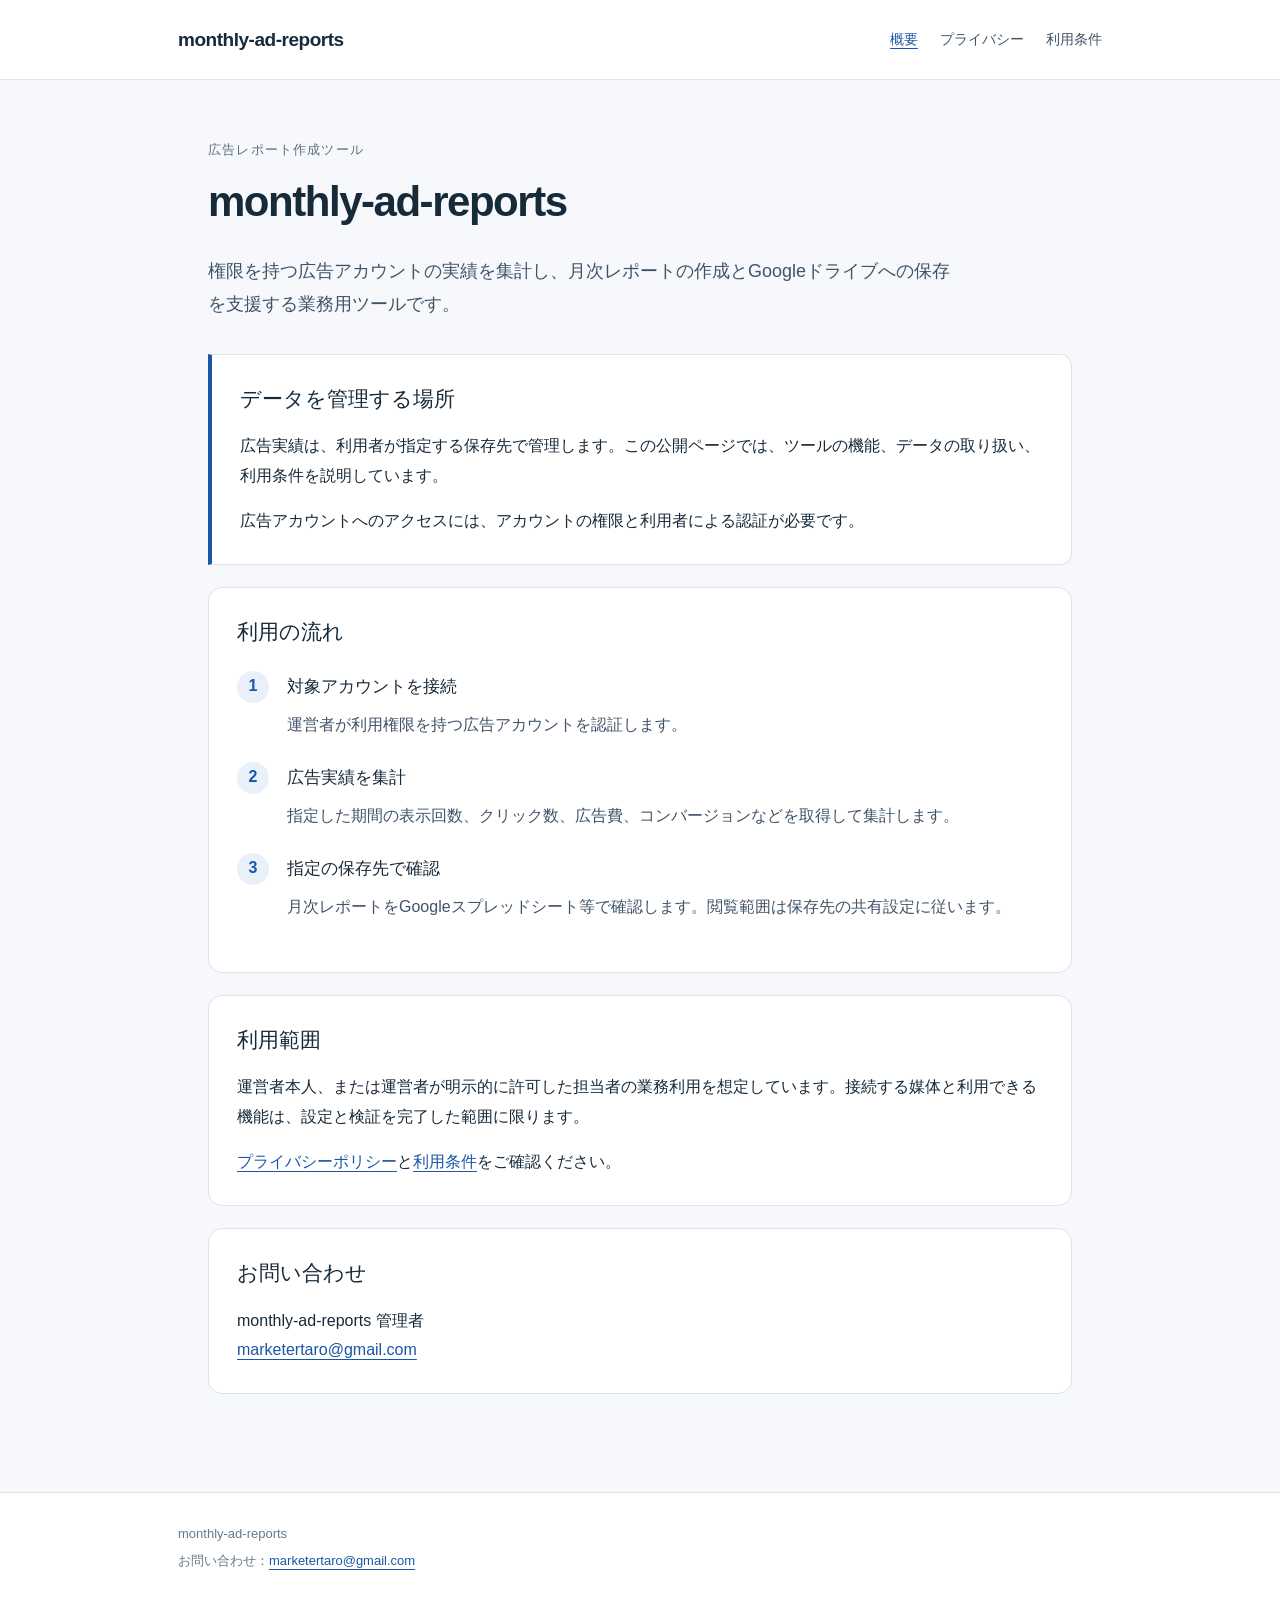
<file: index.html>
<!doctype html>
<html lang="ja"><head><meta charset="utf-8"><meta name="viewport" content="width=device-width,initial-scale=1"><meta name="description" content="monthly-ad-reportsの機能説明、データの取り扱い、利用条件。"><title>概要 | monthly-ad-reports</title><link rel="stylesheet" href="./styles.css"><link rel="icon" href="data:image/svg+xml,%3Csvg xmlns='http://www.w3.org/2000/svg' viewBox='0 0 32 32'%3E%3Crect width='32' height='32' rx='7' fill='%231956a6'/%3E%3Ctext x='16' y='23' text-anchor='middle' fill='white' font-family='sans-serif' font-size='22'%3EM%3C/text%3E%3C/svg%3E"></head>
<body><header><nav class="nav" aria-label="メインメニュー"><a class="brand" href="./index.html">monthly-ad-reports</a><div class="links"><a href="./index.html" aria-current="page">概要</a><a href="./privacy.html">プライバシー</a><a href="./terms.html">利用条件</a></div></nav></header><main><p class="eyebrow">広告レポート作成ツール</p><h1>monthly-ad-reports</h1><p class="lead">権限を持つ広告アカウントの実績を集計し、月次レポートの作成とGoogleドライブへの保存を支援する業務用ツールです。</p>
<section class="panel scope"><h2>データを管理する場所</h2><p>広告実績は、利用者が指定する保存先で管理します。この公開ページでは、ツールの機能、データの取り扱い、利用条件を説明しています。</p><p>広告アカウントへのアクセスには、アカウントの権限と利用者による認証が必要です。</p></section>
<section class="panel"><h2>利用の流れ</h2><ol class="steps"><li><div><h3>対象アカウントを接続</h3><p>運営者が利用権限を持つ広告アカウントを認証します。</p></div></li><li><div><h3>広告実績を集計</h3><p>指定した期間の表示回数、クリック数、広告費、コンバージョンなどを取得して集計します。</p></div></li><li><div><h3>指定の保存先で確認</h3><p>月次レポートをGoogleスプレッドシート等で確認します。閲覧範囲は保存先の共有設定に従います。</p></div></li></ol></section>
<section class="panel"><h2>利用範囲</h2><p>運営者本人、または運営者が明示的に許可した担当者の業務利用を想定しています。接続する媒体と利用できる機能は、設定と検証を完了した範囲に限ります。</p><p><a href="./privacy.html">プライバシーポリシー</a>と<a href="./terms.html">利用条件</a>をご確認ください。</p></section>
<section class="panel contact"><h2>お問い合わせ</h2><p>monthly-ad-reports 管理者<br><a href="mailto:marketertaro@gmail.com">marketertaro@gmail.com</a></p></section></main><footer><div class="foot"><p>monthly-ad-reports</p><p>お問い合わせ：<a href="mailto:marketertaro@gmail.com">marketertaro@gmail.com</a></p></div></footer></body></html>
</file>
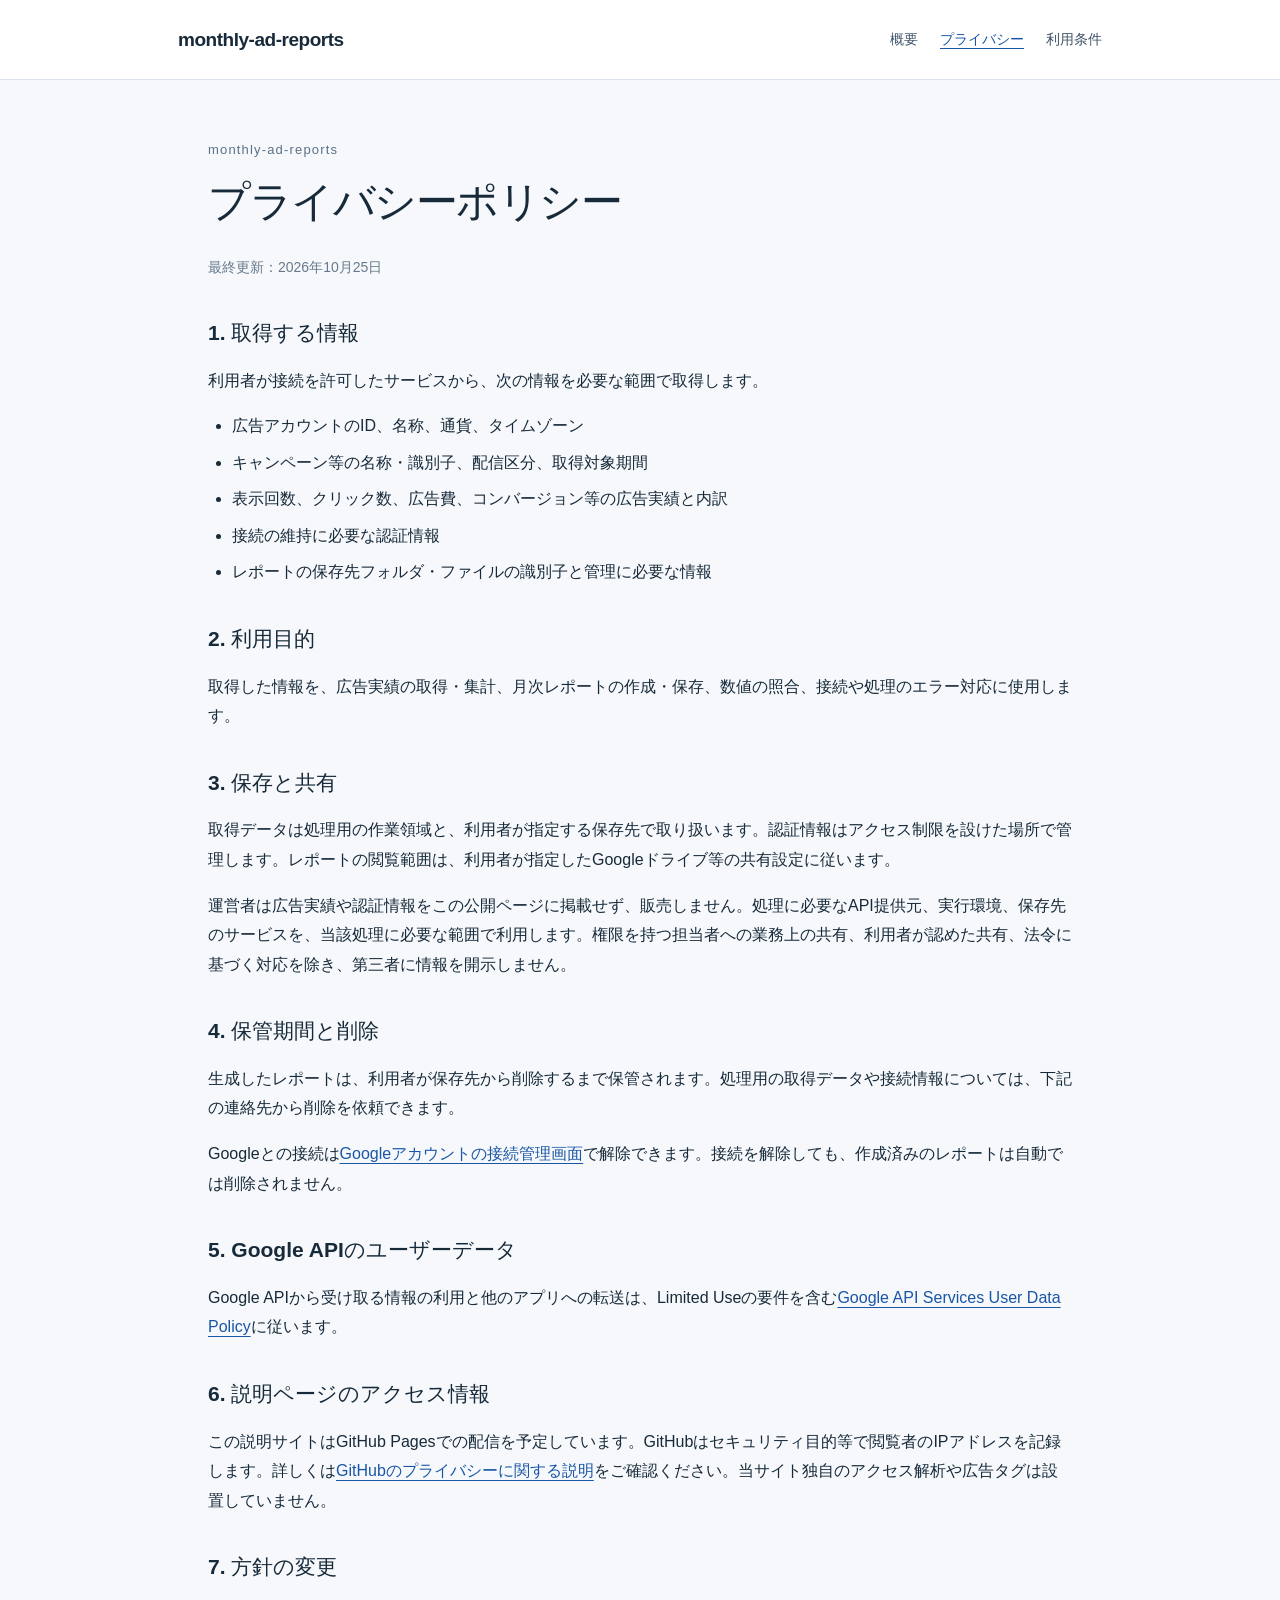
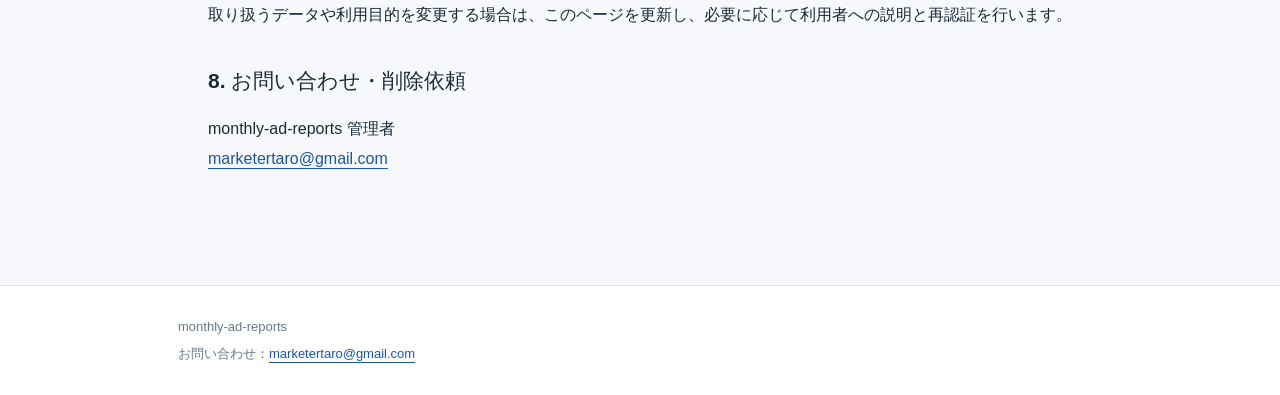
<file: privacy.html>
<!doctype html>
<html lang="ja"><head><meta charset="utf-8"><meta name="viewport" content="width=device-width,initial-scale=1"><meta name="description" content="monthly-ad-reportsの機能説明、データの取り扱い、利用条件。"><title>プライバシーポリシー | monthly-ad-reports</title><link rel="stylesheet" href="./styles.css"><link rel="icon" href="data:image/svg+xml,%3Csvg xmlns='http://www.w3.org/2000/svg' viewBox='0 0 32 32'%3E%3Crect width='32' height='32' rx='7' fill='%231956a6'/%3E%3Ctext x='16' y='23' text-anchor='middle' fill='white' font-family='sans-serif' font-size='22'%3EM%3C/text%3E%3C/svg%3E"></head>
<body><header><nav class="nav" aria-label="メインメニュー"><a class="brand" href="./index.html">monthly-ad-reports</a><div class="links"><a href="./index.html">概要</a><a href="./privacy.html" aria-current="page">プライバシー</a><a href="./terms.html">利用条件</a></div></nav></header><main><p class="eyebrow">monthly-ad-reports</p><h1>プライバシーポリシー</h1><p class="meta">最終更新：2026年10月25日</p><div class="policy">
<section><h2>1. 取得する情報</h2><p>利用者が接続を許可したサービスから、次の情報を必要な範囲で取得します。</p><ul><li>広告アカウントのID、名称、通貨、タイムゾーン</li><li>キャンペーン等の名称・識別子、配信区分、取得対象期間</li><li>表示回数、クリック数、広告費、コンバージョン等の広告実績と内訳</li><li>接続の維持に必要な認証情報</li><li>レポートの保存先フォルダ・ファイルの識別子と管理に必要な情報</li></ul></section>
<section><h2>2. 利用目的</h2><p>取得した情報を、広告実績の取得・集計、月次レポートの作成・保存、数値の照合、接続や処理のエラー対応に使用します。</p></section>
<section><h2>3. 保存と共有</h2><p>取得データは処理用の作業領域と、利用者が指定する保存先で取り扱います。認証情報はアクセス制限を設けた場所で管理します。レポートの閲覧範囲は、利用者が指定したGoogleドライブ等の共有設定に従います。</p><p>運営者は広告実績や認証情報をこの公開ページに掲載せず、販売しません。処理に必要なAPI提供元、実行環境、保存先のサービスを、当該処理に必要な範囲で利用します。権限を持つ担当者への業務上の共有、利用者が認めた共有、法令に基づく対応を除き、第三者に情報を開示しません。</p></section>
<section><h2>4. 保管期間と削除</h2><p>生成したレポートは、利用者が保存先から削除するまで保管されます。処理用の取得データや接続情報については、下記の連絡先から削除を依頼できます。</p><p>Googleとの接続は<a href="https://myaccount.google.com/permissions" rel="noopener noreferrer">Googleアカウントの接続管理画面</a>で解除できます。接続を解除しても、作成済みのレポートは自動では削除されません。</p></section>
<section><h2>5. Google APIのユーザーデータ</h2><p>Google APIから受け取る情報の利用と他のアプリへの転送は、Limited Useの要件を含む<a href="https://developers.google.com/terms/api-services-user-data-policy" rel="noopener noreferrer">Google API Services User Data Policy</a>に従います。</p></section>
<section><h2>6. 説明ページのアクセス情報</h2><p>この説明サイトはGitHub Pagesでの配信を予定しています。GitHubはセキュリティ目的等で閲覧者のIPアドレスを記録します。詳しくは<a href="https://docs.github.com/en/site-policy/privacy-policies/github-general-privacy-statement" rel="noopener noreferrer">GitHubのプライバシーに関する説明</a>をご確認ください。当サイト独自のアクセス解析や広告タグは設置していません。</p></section>
<section><h2>7. 方針の変更</h2><p>取り扱うデータや利用目的を変更する場合は、このページを更新し、必要に応じて利用者への説明と再認証を行います。</p></section>
<section class="contact"><h2>8. お問い合わせ・削除依頼</h2><p>monthly-ad-reports 管理者<br><a href="mailto:marketertaro@gmail.com">marketertaro@gmail.com</a></p></section></div></main><footer><div class="foot"><p>monthly-ad-reports</p><p>お問い合わせ：<a href="mailto:marketertaro@gmail.com">marketertaro@gmail.com</a></p></div></footer></body></html>
</file>
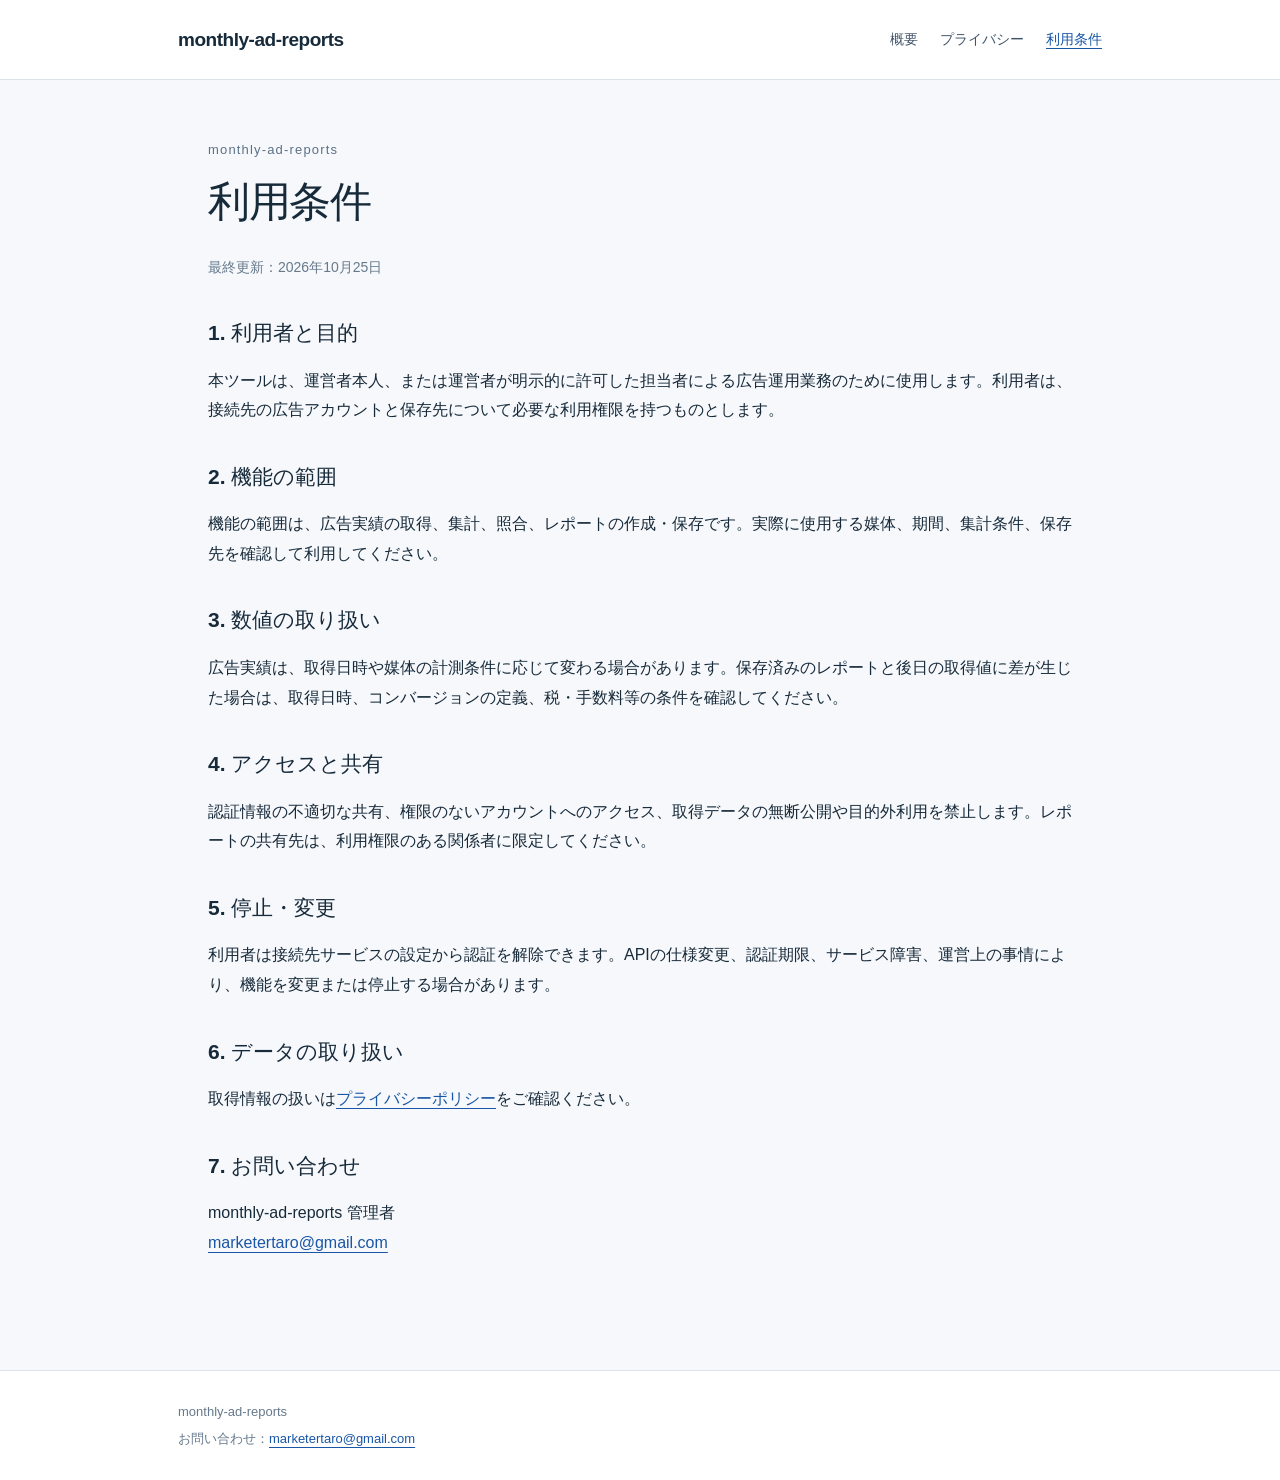
<file: terms.html>
<!doctype html>
<html lang="ja"><head><meta charset="utf-8"><meta name="viewport" content="width=device-width,initial-scale=1"><meta name="description" content="monthly-ad-reportsの機能説明、データの取り扱い、利用条件。"><title>利用条件 | monthly-ad-reports</title><link rel="stylesheet" href="./styles.css"><link rel="icon" href="data:image/svg+xml,%3Csvg xmlns='http://www.w3.org/2000/svg' viewBox='0 0 32 32'%3E%3Crect width='32' height='32' rx='7' fill='%231956a6'/%3E%3Ctext x='16' y='23' text-anchor='middle' fill='white' font-family='sans-serif' font-size='22'%3EM%3C/text%3E%3C/svg%3E"></head>
<body><header><nav class="nav" aria-label="メインメニュー"><a class="brand" href="./index.html">monthly-ad-reports</a><div class="links"><a href="./index.html">概要</a><a href="./privacy.html">プライバシー</a><a href="./terms.html" aria-current="page">利用条件</a></div></nav></header><main><p class="eyebrow">monthly-ad-reports</p><h1>利用条件</h1><p class="meta">最終更新：2026年10月25日</p><div class="policy">
<section><h2>1. 利用者と目的</h2><p>本ツールは、運営者本人、または運営者が明示的に許可した担当者による広告運用業務のために使用します。利用者は、接続先の広告アカウントと保存先について必要な利用権限を持つものとします。</p></section>
<section><h2>2. 機能の範囲</h2><p>機能の範囲は、広告実績の取得、集計、照合、レポートの作成・保存です。実際に使用する媒体、期間、集計条件、保存先を確認して利用してください。</p></section>
<section><h2>3. 数値の取り扱い</h2><p>広告実績は、取得日時や媒体の計測条件に応じて変わる場合があります。保存済みのレポートと後日の取得値に差が生じた場合は、取得日時、コンバージョンの定義、税・手数料等の条件を確認してください。</p></section>
<section><h2>4. アクセスと共有</h2><p>認証情報の不適切な共有、権限のないアカウントへのアクセス、取得データの無断公開や目的外利用を禁止します。レポートの共有先は、利用権限のある関係者に限定してください。</p></section>
<section><h2>5. 停止・変更</h2><p>利用者は接続先サービスの設定から認証を解除できます。APIの仕様変更、認証期限、サービス障害、運営上の事情により、機能を変更または停止する場合があります。</p></section>
<section><h2>6. データの取り扱い</h2><p>取得情報の扱いは<a href="./privacy.html">プライバシーポリシー</a>をご確認ください。</p></section>
<section class="contact"><h2>7. お問い合わせ</h2><p>monthly-ad-reports 管理者<br><a href="mailto:marketertaro@gmail.com">marketertaro@gmail.com</a></p></section></div></main><footer><div class="foot"><p>monthly-ad-reports</p><p>お問い合わせ：<a href="mailto:marketertaro@gmail.com">marketertaro@gmail.com</a></p></div></footer></body></html>
</file>
<file: styles.css>
:root{font-family:-apple-system,BlinkMacSystemFont,"Segoe UI","Hiragino Kaku Gothic ProN","Yu Gothic",sans-serif;color:#172a3a;background:#f6f8fb;font-synthesis:none}*{box-sizing:border-box}body{margin:0;line-height:1.85}a{color:#1956a6;text-underline-offset:4px}a:hover{color:#10376b}a:focus-visible{outline:3px solid #99bded;outline-offset:5px}header{background:#fff;border-bottom:1px solid #dce3eb}.nav{max-width:980px;margin:auto;padding:22px 28px;display:flex;align-items:center;justify-content:space-between;gap:24px;flex-wrap:wrap}.brand{font-weight:750;letter-spacing:-.025em;text-decoration:none;color:#172a3a;font-size:19px}.links{display:flex;gap:22px;flex-wrap:wrap;font-size:14px}.links a{color:#405469;text-decoration:none}.links a[aria-current=page]{color:#1956a6;text-decoration:underline}main{max-width:920px;margin:0 auto;padding:58px 28px 76px}.eyebrow{font-size:13px;letter-spacing:.09em;color:#5c7187;margin:0 0 10px}h1{font-size:clamp(29px,5vw,42px);line-height:1.45;letter-spacing:-.035em;margin:0 0 22px}h2{font-size:21px;line-height:1.55;margin:0 0 14px}h3{font-size:17px;margin:0 0 8px}.lead{font-size:18px;max-width:760px;color:#405469;margin:0 0 32px}.panel{background:#fff;border:1px solid #dce3eb;border-radius:14px;padding:28px;margin:22px 0}.panel p:last-child{margin-bottom:0}.scope{border-left:4px solid #1956a6;border-radius:0 12px 12px 0}.steps{padding:0;list-style:none;counter-reset:item}.steps li{counter-increment:item;display:grid;grid-template-columns:36px 1fr;gap:14px;margin:22px 0}.steps li:before{content:counter(item);border-radius:50%;background:#e9f0fa;color:#1956a6;width:32px;height:32px;text-align:center;font-weight:700}.steps p{margin:0;color:#405469}.policy section{margin:36px 0}.policy ul{padding-left:24px}.policy li{margin:7px 0}.meta{color:#66798c;font-size:14px}.contact{overflow-wrap:anywhere}footer{background:#fff;border-top:1px solid #dce3eb}.foot{max-width:980px;margin:auto;padding:26px 28px;color:#66798c;font-size:13px}.foot p{margin:3px 0}@media(max-width:600px){main{padding:34px 20px 50px}.nav{padding:18px 20px;gap:12px}.links{gap:16px;font-size:13px}.panel{padding:22px}.lead{font-size:16px}}
</file>
